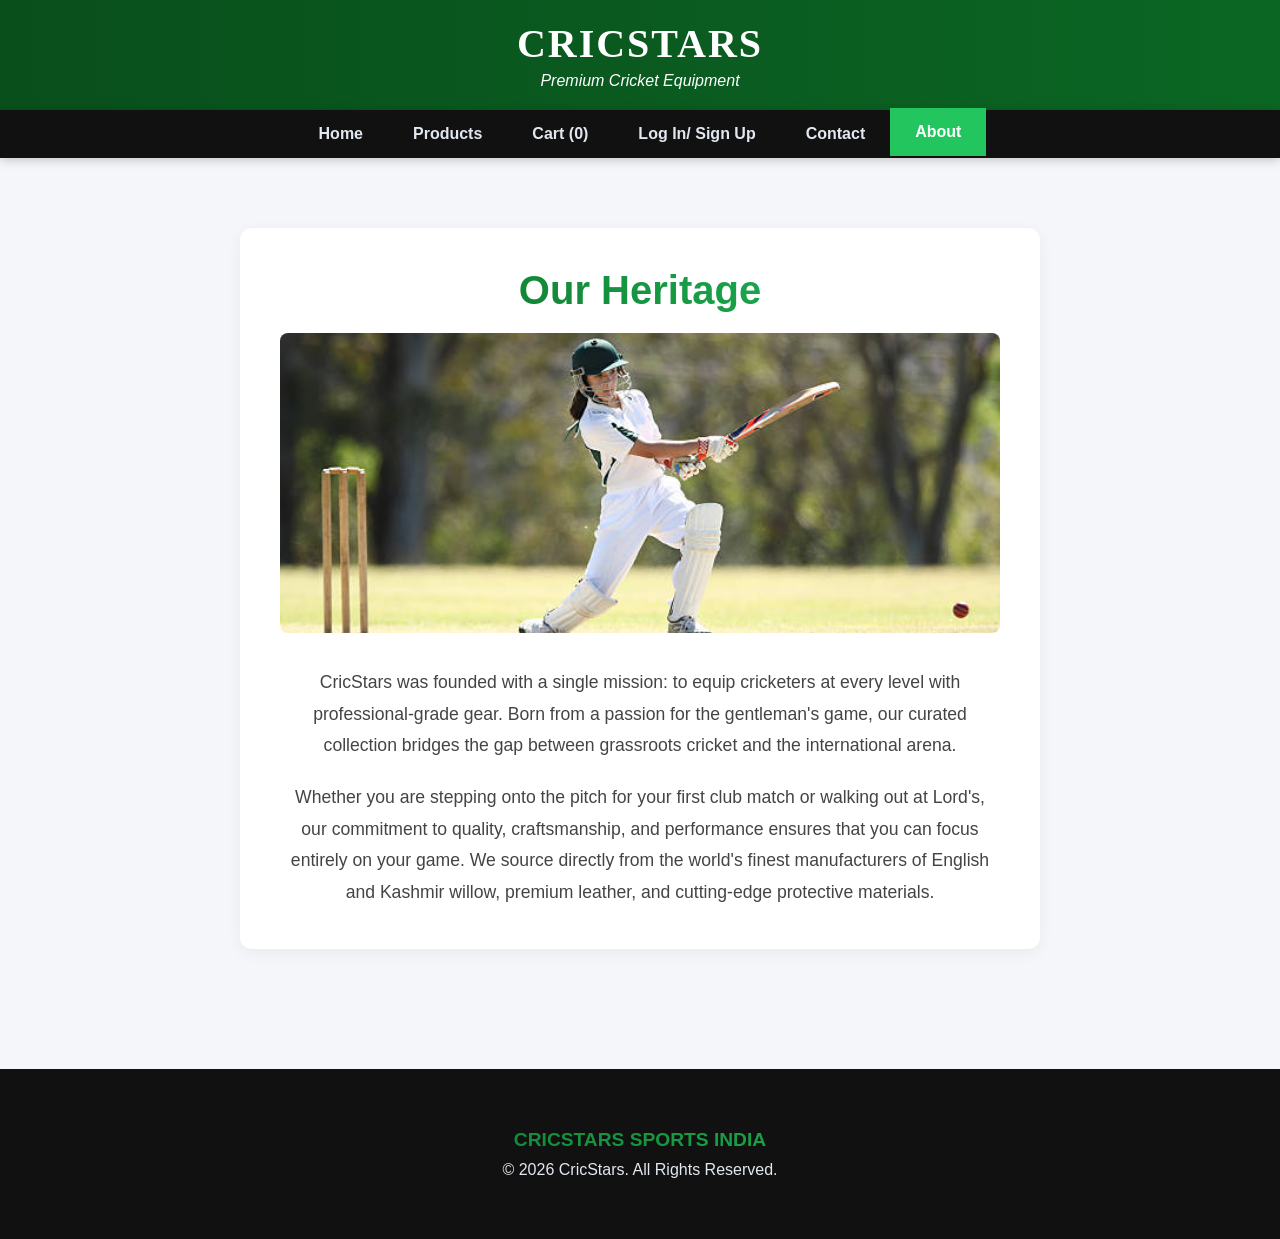
<file: about.html>
<!DOCTYPE html>
<html lang="en">
<head>
    <meta charset="UTF-8">
    <meta name="viewport" content="width=device-width, initial-scale=1.0">
    <title>About Us | CricStars Official</title>
    <link rel="stylesheet" href="css/style.css">
</head>
<body>
    <noscript> Apologies! Your does not support scripts. Kindly, enable JavaScript to proceed </noscript>
    <header>
        <h1 class="branding" style="font-family: Georgia, 'Times New Roman', Times, serif;">CRICSTARS</h1>
        <p class="sub-branding"><i>Premium Cricket Equipment</i></p>
    </header>
    <nav>
        <a href="index.html">Home</a>
        <a href="products.html">Products</a>
        <a href="cart.html">Cart</a>
        <a href="auth.html">Log In/ Sign Up</a>
        <a href="contact.html">Contact</a>
        <a href="about.html" class="active">About</a>
    </nav>
    <div class="container animate-pop">
        <div
            style="max-width: 800px; margin: 40px auto; background: white; padding: 40px; border-radius: 12px; box-shadow: 0 4px 15px rgba(0,0,0,0.05); text-align: center;">
            <h2 class="text-gradient" style="margin-bottom: 20px; font-size: 2.5rem;">Our Heritage</h2>
            <img src="assets/cric.jpg" alt="Cricket Stadium"
                style="width: 100%; height: 300px; object-fit: cover; border-radius: 8px; margin-bottom: 30px;">
            <p style="font-size: 1.1rem; line-height: 1.8; color: #444; margin-bottom: 20px;">
                CricStars was founded with a single mission: to equip cricketers at every level with professional-grade
                gear. Born from a passion for the gentleman's game, our curated collection bridges the gap between
                grassroots cricket and the international arena.
            </p>
            <p style="font-size: 1.1rem; line-height: 1.8; color: #444;">
                Whether you are stepping onto the pitch for your first club match or walking out at Lord's, our
                commitment to quality, craftsmanship, and performance ensures that you can focus entirely on your game.
                We source directly from the world's finest manufacturers of English and Kashmir willow, premium leather,
                and cutting-edge protective materials.
            </p>
        </div>
    </div>
    <footer>
        <div class="container">
            <p style="font-size: 1.2rem; font-weight: bold; margin-bottom: 10px;" class="text-gradient">CRICSTARS SPORTS
                INDIA</p>
            <p>&copy; 2026 CricStars. All Rights Reserved.</p>
        </div>
    </footer>
    <script src="js/main.js"></script>
</body>
</html>
</file>
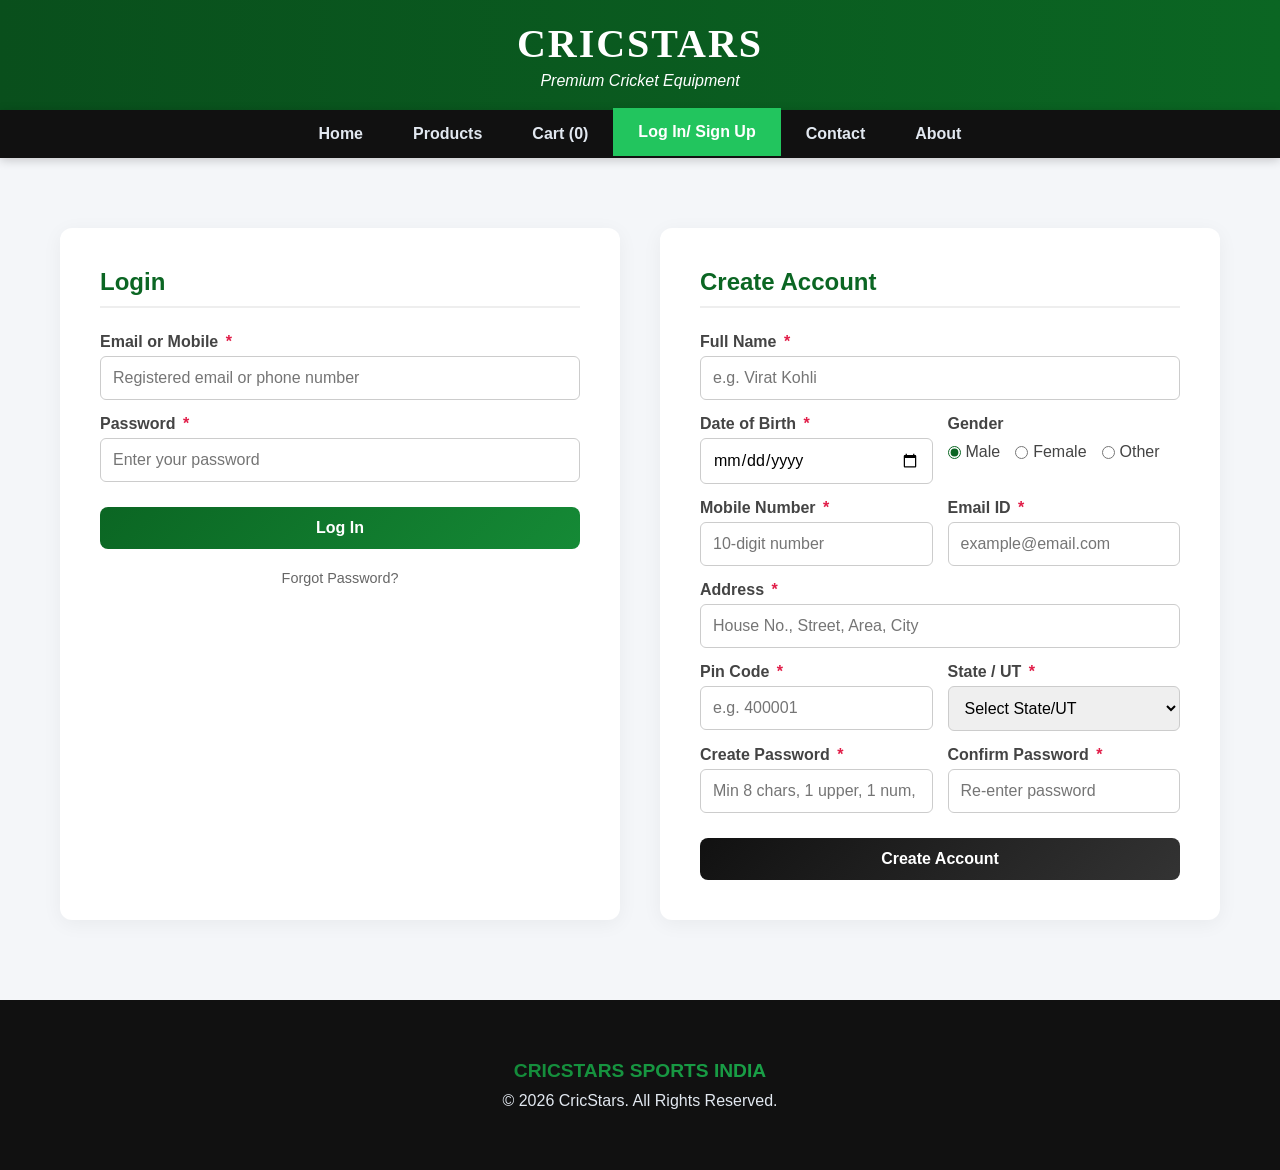
<file: auth.html>
<!DOCTYPE html>
<html lang="en">
<head>
    <meta charset="UTF-8">
    <meta name="viewport" content="width=device-width, initial-scale=1.0">
    <title>Account | CricStars Official</title>
    <link rel="stylesheet" href="css/style.css">
    <style>
        .auth-container {
            display: grid;
            grid-template-columns: 1fr 1fr;
            gap: 40px;
            margin-top: 40px;
        }
        .auth-panel {
            background: white;
            padding: 40px;
            border-radius: 12px;
            box-shadow: 0 4px 20px rgba(0,0,0,0.05);
        }
        .auth-panel h2 {
            margin-bottom: 25px;
            color: #0b6623;
            border-bottom: 2px solid #eee;
            padding-bottom: 10px;
        }
        .grid-2 { 
            display: grid; 
            grid-template-columns: 1fr 1fr; 
            gap: 15px; 
        }
        .radio-group {
            display: flex;
            gap: 15px;
            align-items: center;
            margin-top: 10px;
        }
        .radio-group label {
            font-weight: normal;
            display: flex;
            align-items: center;
            gap: 5px;
            cursor: pointer;
        }
        .radio-group input {
            width: auto;
            accent-color: #0b6623;
        }
        @media (max-width: 900px) {
            .auth-container {
                grid-template-columns: 1fr;
            }
            .grid-2 {
                grid-template-columns: 1fr;
            }
        }
    </style>
</head>
<body>
    <noscript> Apologies! Your does not support scripts. Kindly, enable JavaScript to proceed </noscript>
    <header>
        <h1 class="branding" style="font-family: Georgia, 'Times New Roman', Times, serif;">CRICSTARS</h1>
        <p class="sub-branding"><i>Premium Cricket Equipment</i></p>
    </header>
    <nav>
        <a href="index.html">Home</a>
        <a href="products.html">Products</a>
        <a href="cart.html">Cart</a>
        <a href="auth.html" class="active">Log In/ Sign Up</a>
        <a href="contact.html">Contact</a>
        <a href="about.html">About</a>
    </nav>
    <div class="container animate-pop">
        <div class="auth-container">
            <div class="auth-panel">
                <h2>Login</h2>
                <form id="loginForm">
                    <div class="form-group">
                        <label>Email or Mobile <span class="req">*</span></label>
                        <input type="text" id="loginId" placeholder="Registered email or phone number">
                        <span class="error-msg" id="loginIdError">Enter registered email or mobile to login.</span>
                    </div>
                    <div class="form-group">
                        <label>Password <span class="req">*</span></label>
                        <input type="password" id="loginPass" placeholder="Enter your password">
                        <span class="error-msg" id="loginPassError">Password is required.</span>
                    </div>
                    <button type="submit" class="btn" style="width: 100%; margin-top: 10px;">Log In</button>
                    <div style="text-align: center; margin-top: 20px;">
                        <a href="#" style="color: #666; font-size: 0.9rem; text-decoration: none;" onclick="alert('Password reset link sent to your email/phone!')">Forgot Password?</a>
                    </div>
                </form>
            </div>
            <div class="auth-panel">
                <h2>Create Account</h2>
                <form id="registerForm">
                    <div class="form-group">
                        <label>Full Name <span class="req">*</span></label>
                        <input type="text" id="regName" placeholder="e.g. Virat Kohli">
                        <span class="error-msg" id="regNameError">Name cannot contain special characters.</span>
                    </div>
                    <div class="grid-2">
                        <div class="form-group">
                            <label>Date of Birth <span class="req">*</span></label>
                            <input type="date" id="regDob">
                            <span class="error-msg" id="regDobError">DOB is required.</span>
                        </div>
                        <div class="form-group">
                            <label>Gender</label>
                            <div class="radio-group">
                                <label><input type="radio" name="gender" value="Male" checked> Male</label>
                                <label><input type="radio" name="gender" value="Female"> Female</label>
                                <label><input type="radio" name="gender" value="Other"> Other</label>
                            </div>
                        </div>
                    </div>
                    <div class="grid-2">
                        <div class="form-group">
                            <label>Mobile Number <span class="req">*</span></label>
                            <input type="text" id="regMobile" placeholder="10-digit number">
                            <span class="error-msg" id="regMobileError">Strictly 10 digits required.</span>
                        </div>
                        <div class="form-group">
                            <label>Email ID <span class="req">*</span></label>
                            <input type="email" id="regEmail" placeholder="example@email.com">
                            <span class="error-msg" id="regEmailError">Enter a valid email address.</span>
                        </div>
                    </div>
                    <div class="form-group">
                        <label>Address <span class="req">*</span></label>
                        <input type="text" id="regAddress" placeholder="House No., Street, Area, City">
                        <span class="error-msg" id="regAddressError">Address is required.</span>
                    </div>
                    <div class="grid-2">
                        <div class="form-group">
                            <label>Pin Code <span class="req">*</span></label>
                            <input type="text" id="regPin" placeholder="e.g. 400001">
                            <span class="error-msg" id="regPinError">Valid Pin Code required.</span>
                        </div>
                        <div class="form-group">
                            <label>State / UT <span class="req">*</span></label>
                            <select id="regState">
                                <option value="">Select State/UT</option>
                                <option value="Andhra Pradesh">Andhra Pradesh</option>
                                <option value="Arunachal Pradesh">Arunachal Pradesh</option>
                                <option value="Assam">Assam</option>
                                <option value="Bihar">Bihar</option>
                                <option value="Chhattisgarh">Chhattisgarh</option>
                                <option value="Goa">Goa</option>
                                <option value="Gujarat">Gujarat</option>
                                <option value="Haryana">Haryana</option>
                                <option value="Himachal Pradesh">Himachal Pradesh</option>
                                <option value="Jharkhand">Jharkhand</option>
                                <option value="Karnataka">Karnataka</option>
                                <option value="Kerala">Kerala</option>
                                <option value="Madhya Pradesh">Madhya Pradesh</option>
                                <option value="Maharashtra">Maharashtra</option>
                                <option value="Manipur">Manipur</option>
                                <option value="Meghalaya">Meghalaya</option>
                                <option value="Mizoram">Mizoram</option>
                                <option value="Nagaland">Nagaland</option>
                                <option value="Odisha">Odisha</option>
                                <option value="Punjab">Punjab</option>
                                <option value="Rajasthan">Rajasthan</option>
                                <option value="Sikkim">Sikkim</option>
                                <option value="Tamil Nadu">Tamil Nadu</option>
                                <option value="Telangana">Telangana</option>
                                <option value="Tripura">Tripura</option>
                                <option value="Uttar Pradesh">Uttar Pradesh</option>
                                <option value="Uttarakhand">Uttarakhand</option>
                                <option value="West Bengal">West Bengal</option>
                                <option value="Andaman and Nicobar Islands">Andaman and Nicobar Islands</option>
                                <option value="Chandigarh">Chandigarh</option>
                                <option value="Dadra and Nagar Haveli and Daman and Diu">Dadra and Nagar Haveli and Daman and Diu</option>
                                <option value="Delhi">Delhi</option>
                                <option value="Jammu and Kashmir">Jammu and Kashmir</option>
                                <option value="Ladakh">Ladakh</option>
                                <option value="Lakshadweep">Lakshadweep</option>
                                <option value="Puducherry">Puducherry</option>
                            </select>
                            <span class="error-msg" id="regStateError">Please select a State/UT.</span>
                        </div>
                    </div>
                    <div class="grid-2">
                        <div class="form-group">
                            <label>Create Password <span class="req">*</span></label>
                            <input type="password" id="regPass" placeholder="Min 8 chars, 1 upper, 1 num, 1 special">
                            <span class="error-msg" id="regPassError">At least 8 chars, 1 uppercase, 1 number, 1 special char.</span>
                        </div>
                        <div class="form-group">
                            <label>Confirm Password <span class="req">*</span></label>
                            <input type="password" id="regConfirm" placeholder="Re-enter password">
                            <span class="error-msg" id="regConfirmError">Passwords do not match.</span>
                        </div>
                    </div>
                    <button type="submit" class="btn btn-secondary" style="width: 100%; margin-top: 10px;">Create Account</button>
                    <p id="regGlobalError" class="error-msg" style="text-align:center; font-weight:bold; margin-top:15px;"></p>
                </form>
            </div>
        </div>
    </div>
    <footer>
        <div class="container">
            <p style="font-size: 1.2rem; font-weight: bold; margin-bottom: 10px;" class="text-gradient">CRICSTARS SPORTS INDIA</p>
            <p>&copy; 2026 CricStars. All Rights Reserved.</p>
        </div>
    </footer>
    <script src="js/validation.js"></script>
    <script src="js/cart.js"></script>
    <script src="js/main.js"></script>
</body>
</html>
</file>
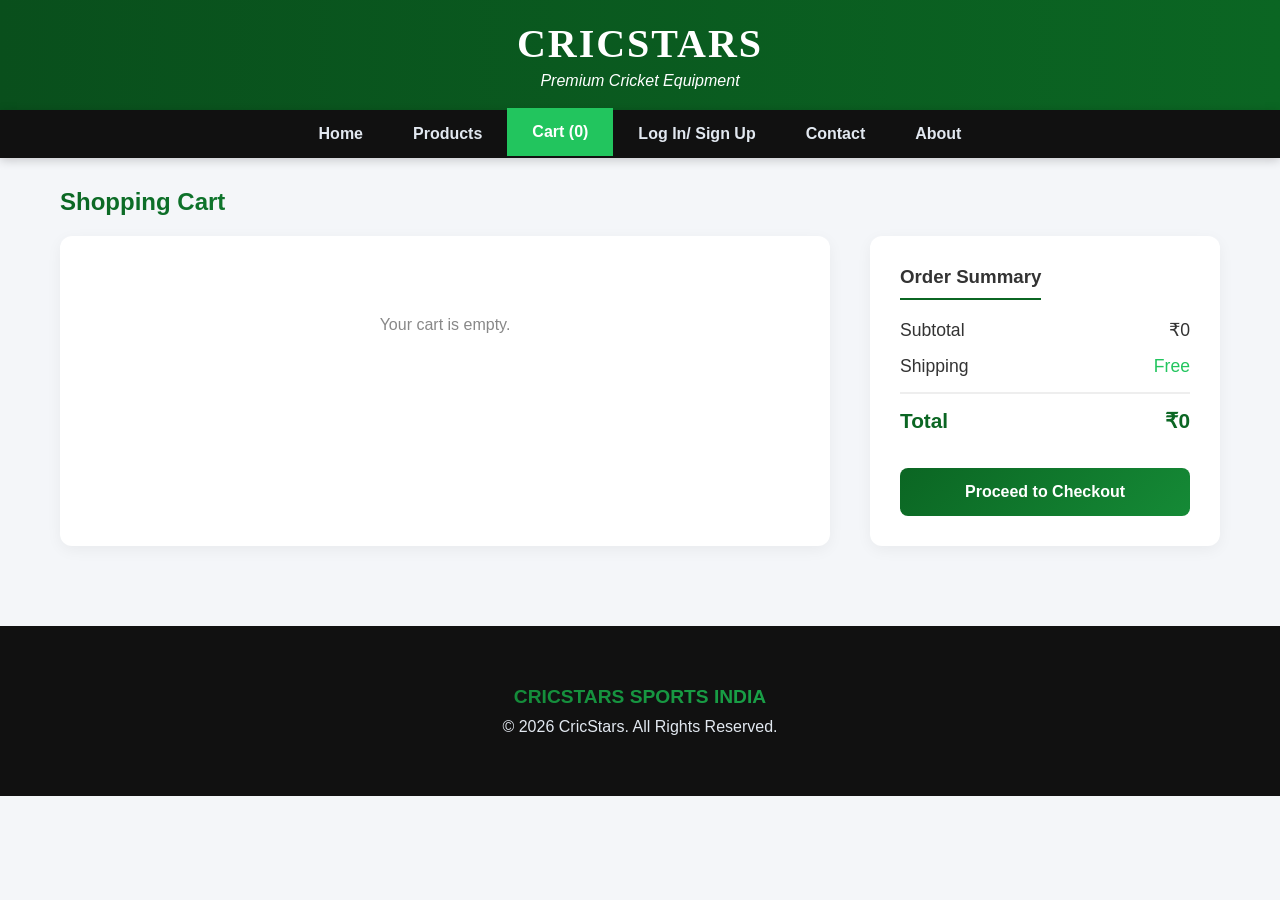
<file: cart.html>
<!DOCTYPE html>
<html lang="en">
<head>
    <meta charset="UTF-8">
    <meta name="viewport" content="width=device-width, initial-scale=1.0">
    <title>Your Cart | CricStars Official</title>
    <link rel="stylesheet" href="css/style.css">
    <style>
        .cart-container {
            display: grid;
            grid-template-columns: 1fr 350px;
            gap: 40px;
            margin-top: 20px;
        }
        .cart-items {
            background: white;
            padding: 30px;
            border-radius: 12px;
            box-shadow: 0 4px 15px rgba(0,0,0,0.05);
        }
        .cart-summary {
            background: white;
            padding: 30px;
            border-radius: 12px;
            box-shadow: 0 4px 15px rgba(0,0,0,0.05);
            height: fit-content;
        }
        .summary-row {
            display: flex;
            justify-content: space-between;
            margin-bottom: 15px;
            font-size: 1.1rem;
        }
        .total-row {
            font-size: 1.3rem;
            font-weight: bold;
            color: #0b6623;
            border-top: 2px solid #eee;
            padding-top: 15px;
            margin-top: 15px;
        }
        @media (max-width: 900px) {
            .cart-container {
                grid-template-columns: 1fr;
            }
        }
    </style>
</head>
<body>
    <noscript> Apologies! Your does not support scripts. Kindly, enable JavaScript to proceed </noscript>
    <header>
        <h1 class="branding" style="font-family: Georgia, 'Times New Roman', Times, serif;">CRICSTARS</h1>
        <p class="sub-branding"><i>Premium Cricket Equipment</i></p>
    </header>
    <nav>
        <a href="index.html">Home</a>
        <a href="products.html">Products</a>
        <a href="cart.html" class="active">Cart</a>
        <a href="auth.html">Log In/ Sign Up</a>
        <a href="contact.html">Contact</a>
        <a href="about.html">About</a>
    </nav>
    <div class="container animate-pop">
        <h2 style="margin-bottom: 20px;" class="text-gradient">Shopping Cart</h2>
        <div class="cart-container">
            <div class="cart-items" id="cartItems">
            </div>
            <div class="cart-summary">
                <h3 style="margin-bottom: 20px; border-bottom: 2px solid #0b6623; padding-bottom: 10px; display: inline-block;">Order Summary</h3>
                <div class="summary-row">
                    <span>Subtotal</span>
                    <span id="subtotal">₹0</span>
                </div>
                <div class="summary-row">
                    <span>Shipping</span>
                    <span style="color: #22c55e;">Free</span>
                </div>
                <div class="summary-row total-row">
                    <span>Total</span>
                    <span id="total">₹0</span>
                </div>
                <button class="btn" style="width: 100%; margin-top: 20px; padding: 15px;" onclick="alert('Proceeding to checkout...')">Proceed to Checkout</button>
            </div>
        </div>
    </div>
    <footer>
        <div class="container">
            <p style="font-size: 1.2rem; font-weight: bold; margin-bottom: 10px;" class="text-gradient">CRICSTARS SPORTS INDIA</p>
            <p>&copy; 2026 CricStars. All Rights Reserved.</p>
        </div>
    </footer>
    <script src="js/products.js"></script>
    <script src="js/cart.js"></script>
    <script src="js/main.js"></script>
</body>
</html>
</file>
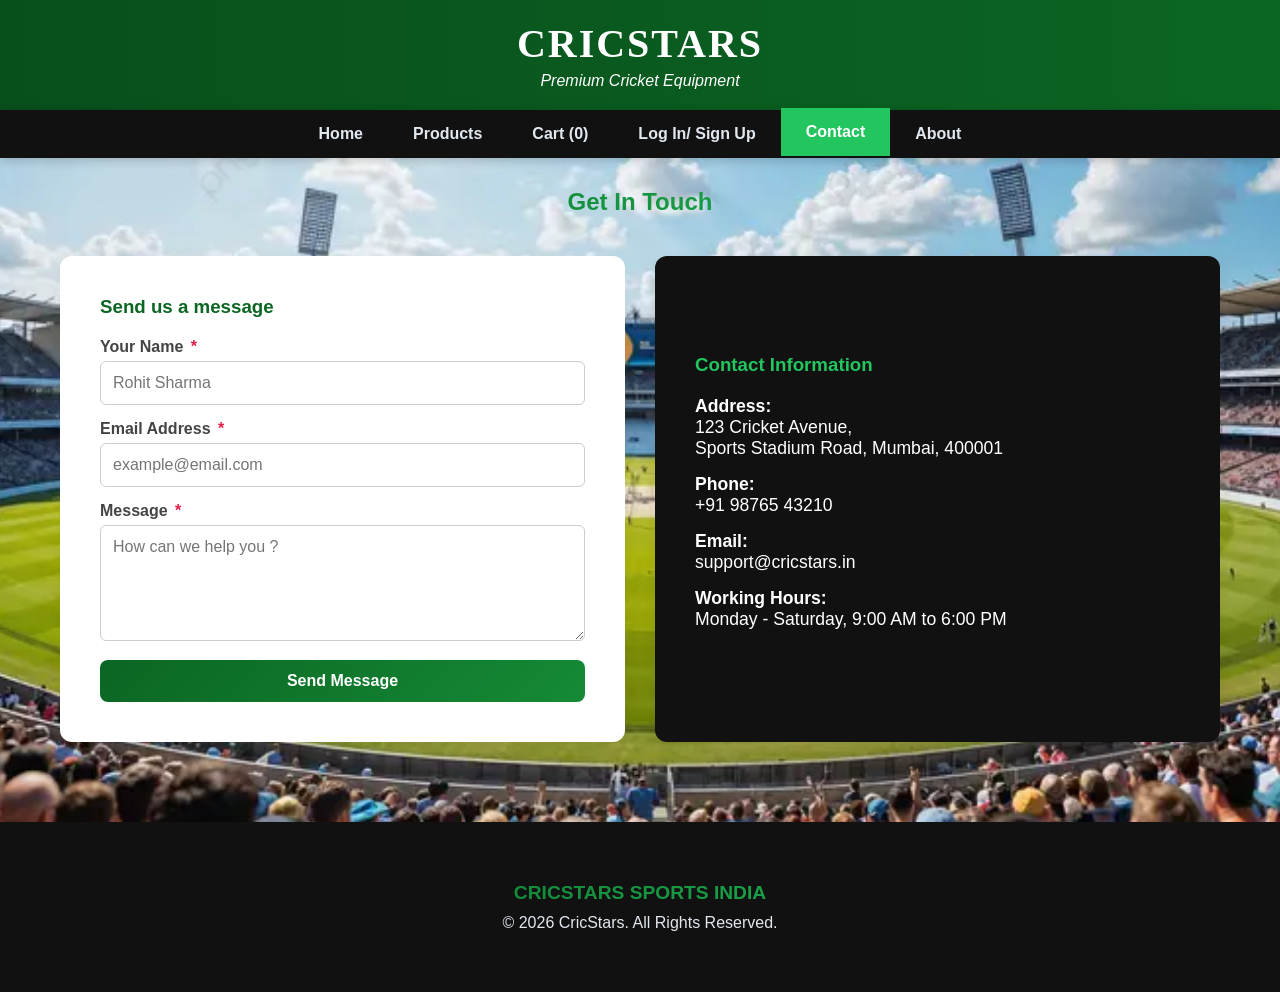
<file: contact.html>
<!DOCTYPE html>
<html lang="en">
<head>
    <meta charset="UTF-8">
    <meta name="viewport" content="width=device-width, initial-scale=1.0">
    <title>Contact | CricStars Official</title>
    <link rel="stylesheet" href="css/style.css">
</head>
<body>
    <noscript> Apologies! Your does not support scripts. Kindly, enable JavaScript to proceed </noscript>
    <header>
        <h1 class="branding" style="font-family: Georgia, 'Times New Roman', Times, serif;">CRICSTARS</h1>
        <p class="sub-branding"><i>Premium Cricket Equipment</i></p>
    </header>
    <nav>
        <a href="index.html">Home</a>
        <a href="products.html">Products</a>
        <a href="cart.html">Cart</a>
        <a href="auth.html">Log In/ Sign Up</a>
        <a href="contact.html" class="active">Contact</a>
        <a href="about.html">About</a>
    </nav>
    <div
        style="position: fixed; top: 0; left: 0; width: 100%; height: 100%; background: url('assets/stadium.jpg') center/cover no-repeat; z-index: -2;">
    </div>
    <div class="container animate-pop">
        <h2 style="text-align: center; margin-bottom: 40px; color: rgb(0, 255, 106);" class="text-gradient">Get In Touch
        </h2>
        <div class="grid-2">
            <div
                style="background: white; padding: 40px; border-radius: 12px; box-shadow: 0 4px 15px rgba(0,0,0,0.05);">
                <h3 style="margin-bottom: 20px; color: #0b6623;">Send us a message</h3>
                <form id="contactForm">
                    <div class="form-group">
                        <label>Your Name <span class="req">*</span></label>
                        <input type="text" id="name" placeholder="Rohit Sharma" required>
                    </div>
                    <div class="form-group">
                        <label>Email Address <span class="req">*</span></label>
                        <input type="email" id="email" placeholder="example@email.com" required>
                    </div>
                    <div class="form-group">
                        <label>Message <span class="req">*</span></label>
                        <textarea id="message" rows="5" placeholder="How can we help you ?" required></textarea>
                    </div>
                    <button type="submit" class="btn" style="width: 100%;">Send Message</button>
                </form>
            </div>
            <div
                style="background: #111; color: white; padding: 40px; border-radius: 12px; box-shadow: 0 4px 15px rgba(0,0,0,0.05); display: flex; flex-direction: column; justify-content: center;">
                <h3 style="margin-bottom: 20px; color: #22c55e;">Contact Information</h3>
                <p style="margin-bottom: 15px; font-size: 1.1rem;"><strong>Address:</strong><br> 123 Cricket Avenue,
                    <br>Sports Stadium Road, Mumbai, 400001
                </p>
                <p style="margin-bottom: 15px; font-size: 1.1rem;"><strong>Phone:</strong><br> +91 98765 43210</p>
                <p style="margin-bottom: 15px; font-size: 1.1rem;"><strong>Email:</strong><br> support@cricstars.in</p>
                <p style="margin-bottom: 15px; font-size: 1.1rem;"><strong>Working Hours:</strong><br> Monday -
                    Saturday, 9:00 AM to 6:00 PM</p>
            </div>
        </div>
    </div>
    <footer>
        <div class="container">
            <p style="font-size: 1.2rem; font-weight: bold; margin-bottom: 10px;" class="text-gradient">CRICSTARS SPORTS
                INDIA</p>
            <p>&copy; 2026 CricStars. All Rights Reserved.</p>
        </div>
    </footer>
    <script src="js/main.js"></script>
</body>
</html>
</file>
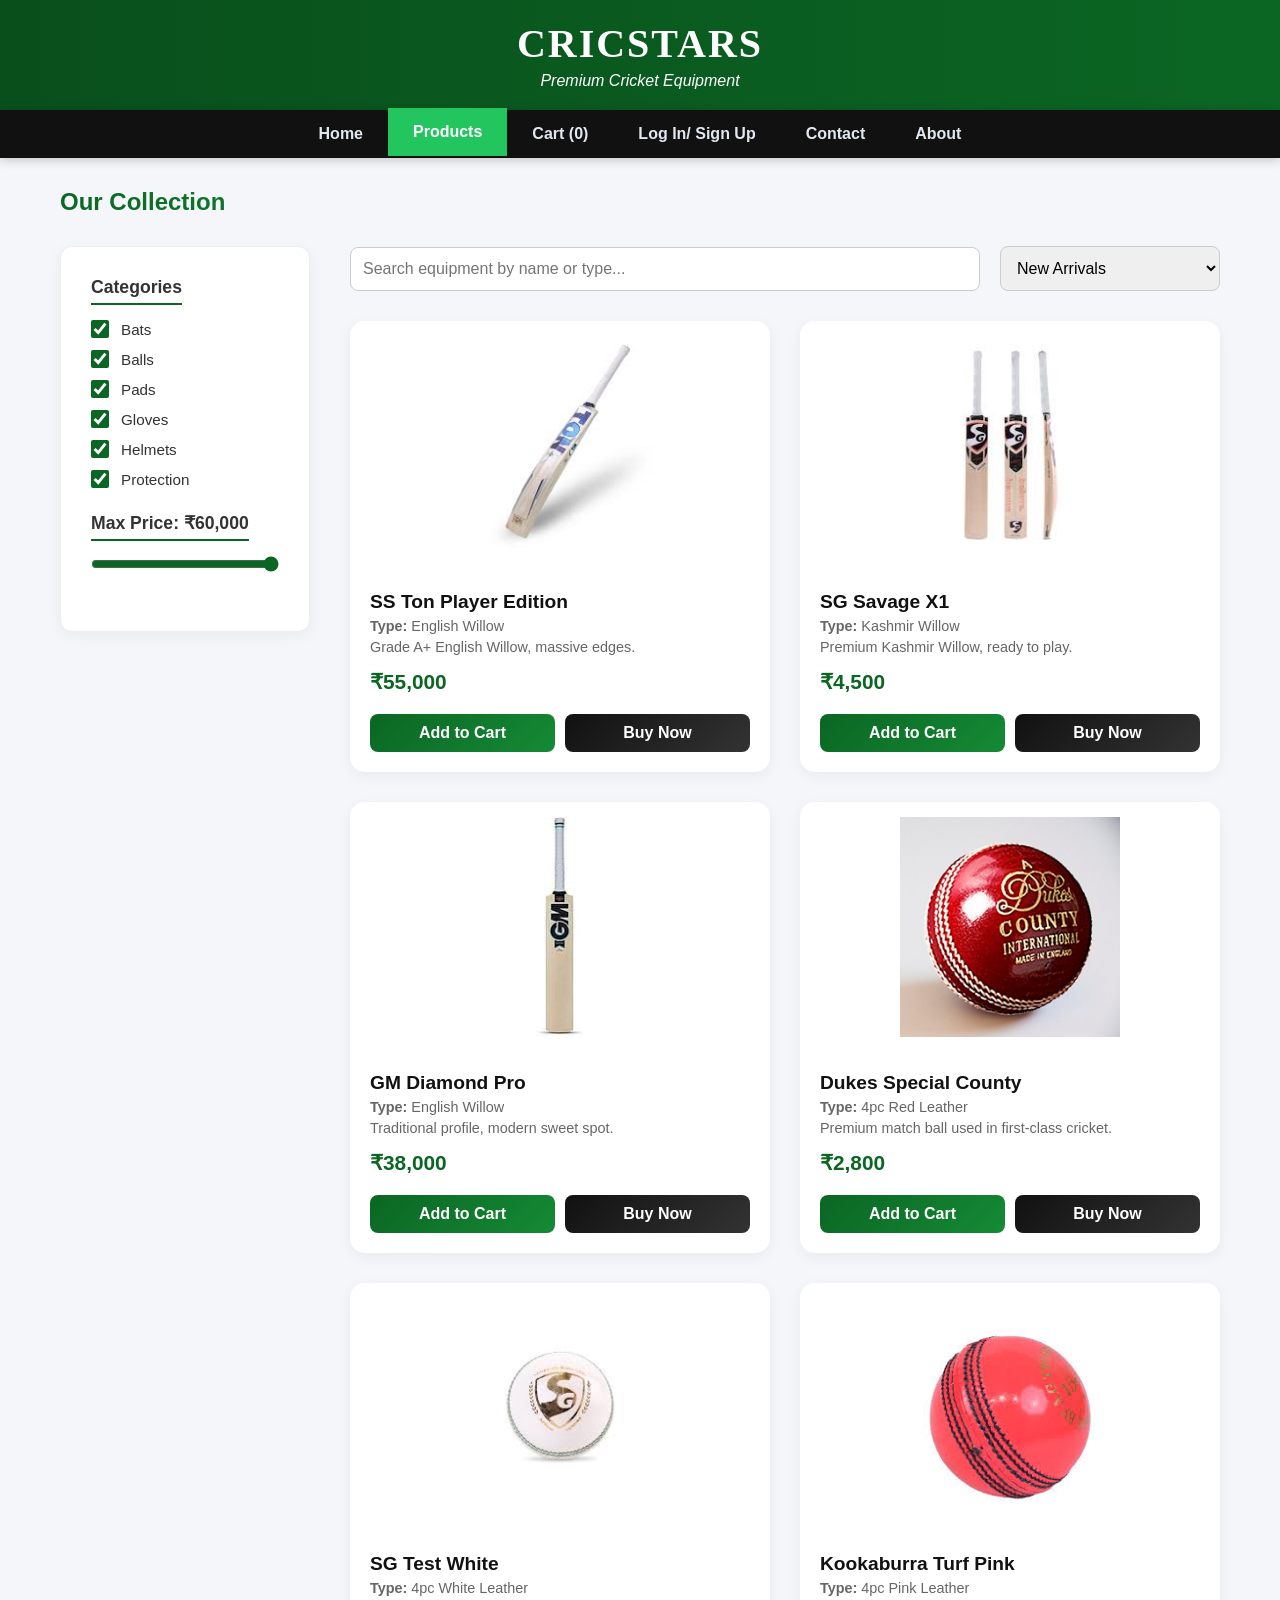
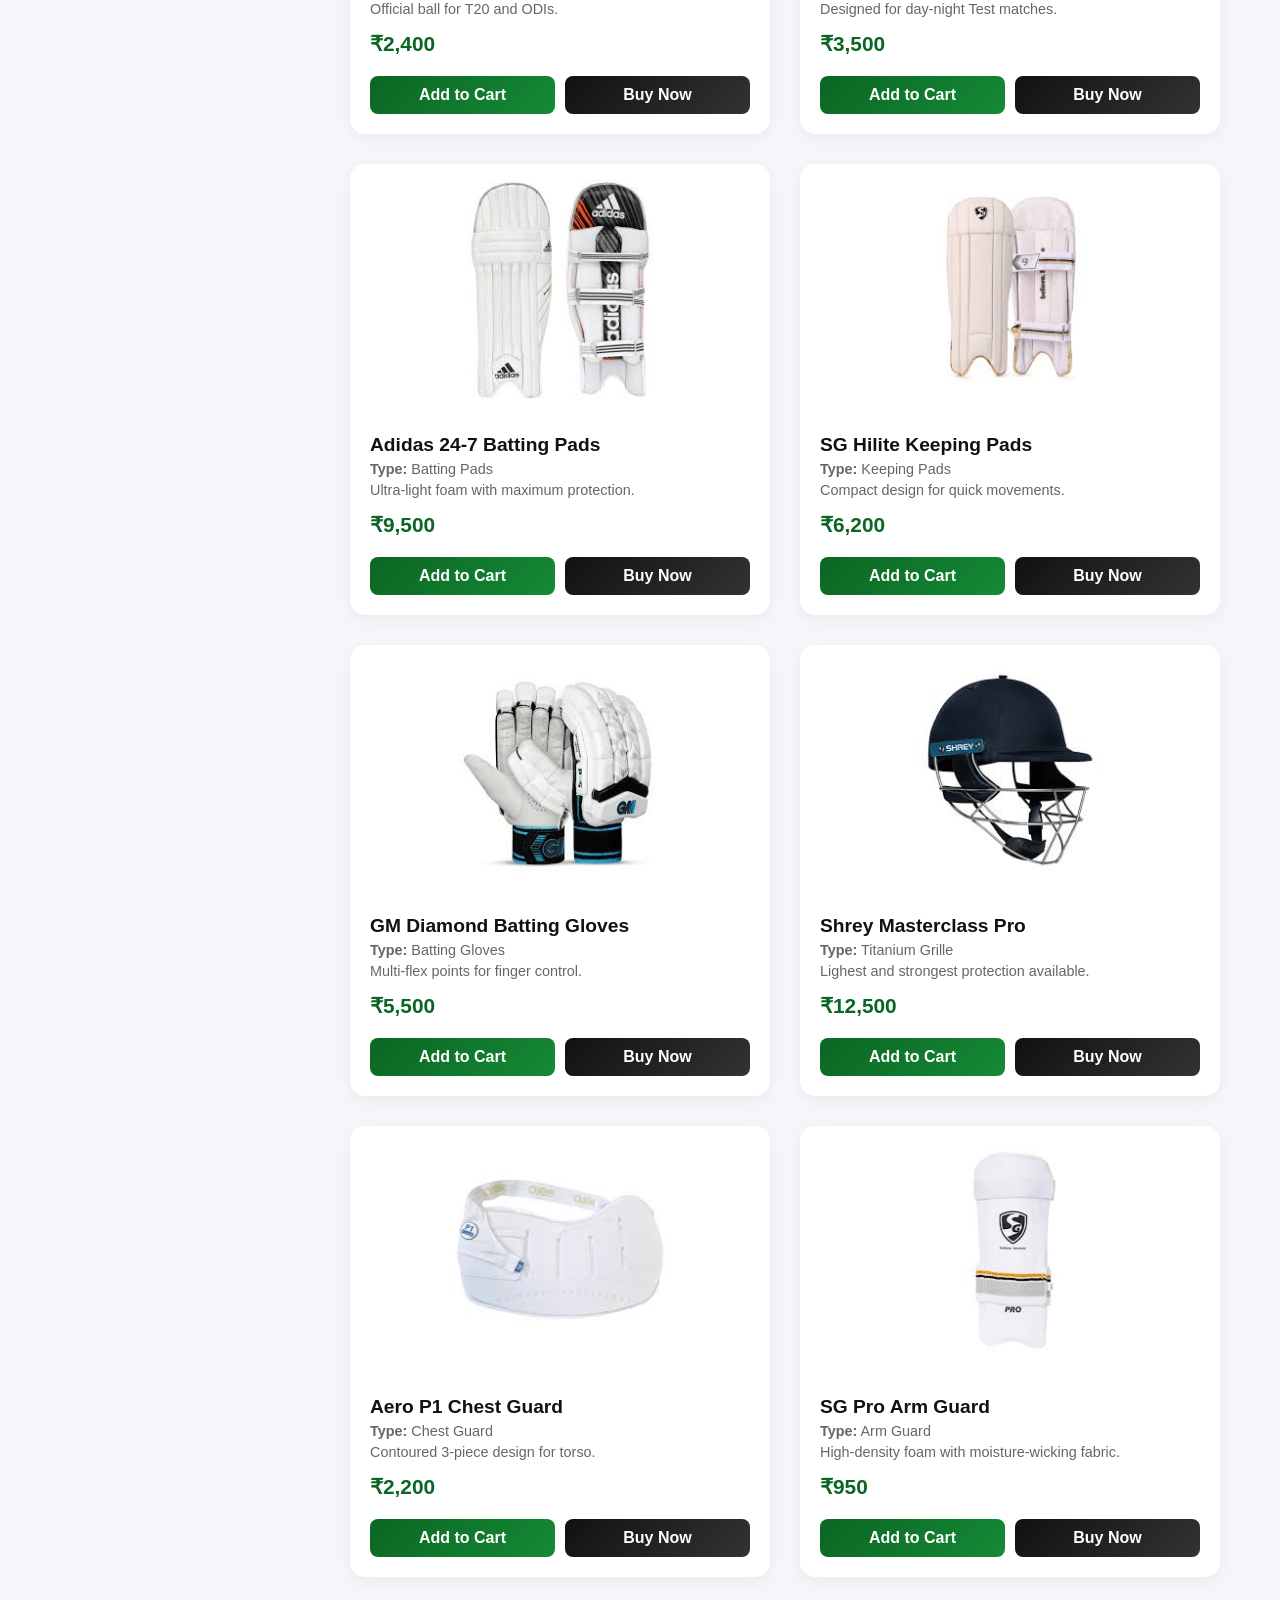
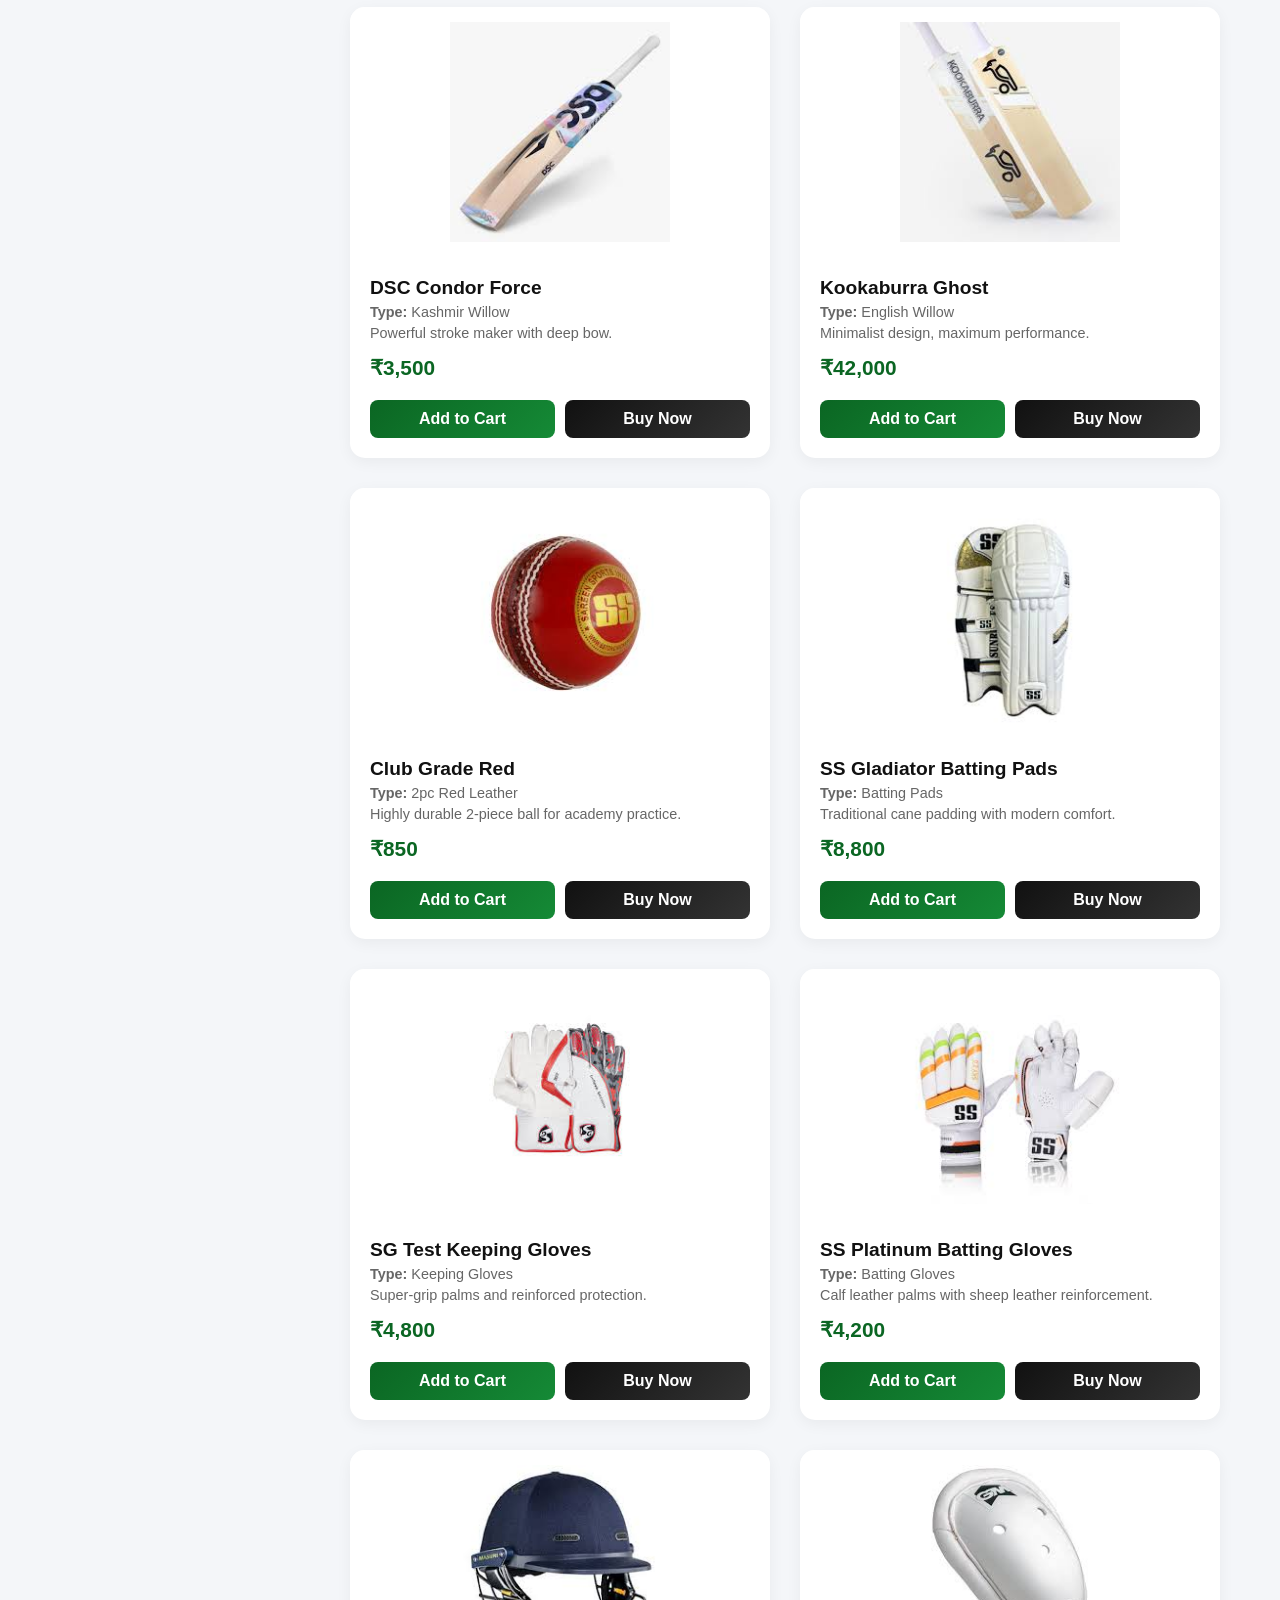
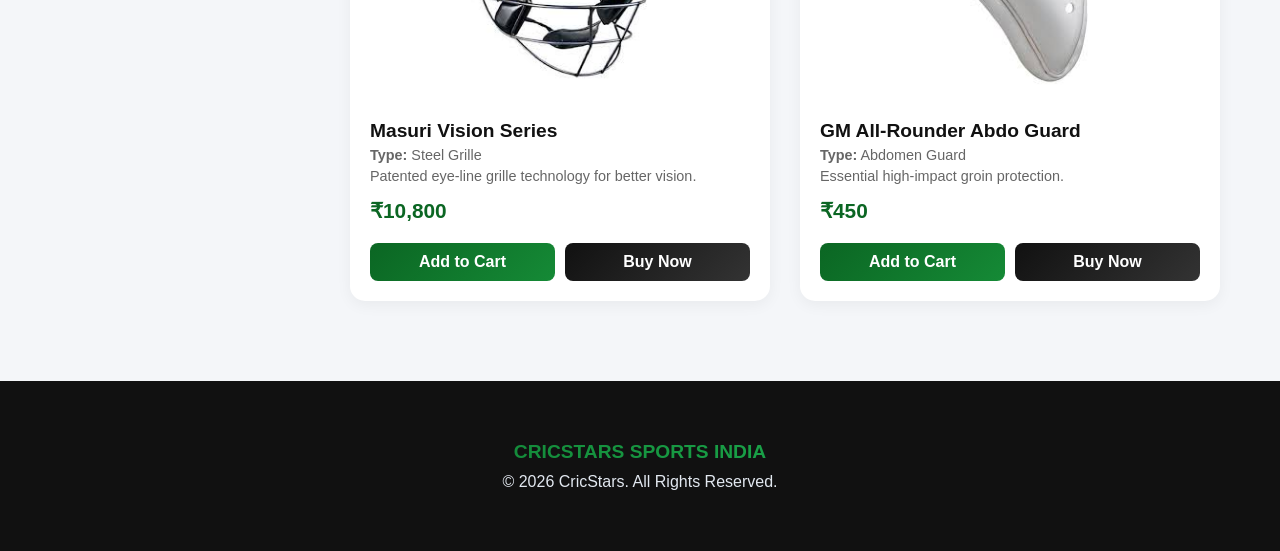
<file: products.html>
<!DOCTYPE html>
<html lang="en">
<head>
    <meta charset="UTF-8">
    <meta name="viewport" content="width=device-width, initial-scale=1.0">
    <title>Products | CricStars Official</title>
    <link rel="stylesheet" href="css/style.css">
    <style>
        .shop-layout {
            display: grid;
            grid-template-columns: 250px 1fr;
            gap: 40px;
        }
        .sidebar {
            background: white;
            padding: 30px;
            border-radius: 12px;
            border: 1px solid #eee;
            box-shadow: 0 4px 15px rgba(0, 0, 0, 0.05);
            height: fit-content;
        }
        .filter-group {
            margin-bottom: 25px;
        }
        .filter-group h4 {
            margin-bottom: 15px;
            border-bottom: 2px solid #0b6623;
            display: inline-block;
            padding-bottom: 5px;
            font-size: 1.1rem;
        }
        .filter-option {
            margin-bottom: 12px;
            cursor: pointer;
            display: flex;
            align-items: center;
            gap: 12px;
            font-size: 0.95rem;
        }
        .filter-option:hover {
            color: #0b6623;
        }
        .filter-option input {
            width: 18px;
            height: 18px;
            cursor: pointer;
            accent-color: #0b6623;
        }
        .filter-group select {
            width: 100%;
            padding: 12px;
            border: 1px solid #ddd;
            border-radius: 8px;
            font-size: 0.9rem;
            cursor: pointer;
            background-color: #fafafa;
        }
        @media (max-width: 900px) {
            .shop-layout {
                grid-template-columns: 1fr;
            }
        }
    </style>
</head>
<body>
    <noscript> Apologies! Your does not support scripts. Kindly, enable JavaScript to proceed </noscript>
    <header>
        <h1 class="branding" style="font-family: Georgia, 'Times New Roman', Times, serif;">CricStars</h1>
        <p class="sub-branding"><i>Premium Cricket Equipment</i></p>
    </header>
    <nav>
        <a href="index.html">Home</a>
        <a href="products.html" class="active">Products</a>
        <a href="cart.html">Cart</a>
        <a href="auth.html">Log In/ Sign Up</a>
        <a href="contact.html">Contact</a>
        <a href="about.html">About</a>
    </nav>
    <div class="container animate-pop">
        <h2 style="margin-bottom: 30px;" class="text-gradient">Our Collection</h2>
        <div class="shop-layout">
            <aside class="sidebar">
                <div class="filter-group">
                    <h4>Categories</h4>
                    <label class="filter-option"><input type="checkbox" value="Bats" checked> <span>Bats</span></label>
                    <label class="filter-option"><input type="checkbox" value="Balls" checked>
                        <span>Balls</span></label>
                    <label class="filter-option"><input type="checkbox" value="Pads" checked> <span>Pads</span></label>
                    <label class="filter-option"><input type="checkbox" value="Gloves" checked>
                        <span>Gloves</span></label>
                    <label class="filter-option"><input type="checkbox" value="Helmets" checked>
                        <span>Helmets</span></label>
                    <label class="filter-option"><input type="checkbox" value="Protection" checked>
                        <span>Protection</span></label>
                </div>
                <div class="filter-group">
                    <h4>Max Price: <span id="priceValue">₹60,000</span></h4>
                    <input type="range" id="priceRange" min="0" max="60000" step="500" value="60000" style="width: 100%; accent-color: #0b6623; cursor: pointer;">
                </div>
            </aside>
            <main>
                <div
                    style="display: flex; justify-content: space-between; align-items: center; margin-bottom: 30px; gap: 20px; flex-wrap: wrap;">
                    <input type="text" id="searchInput" placeholder="Search equipment by name or type..."
                        style="flex: 1; padding: 12px; border-radius: 8px; border: 1px solid #ccc; font-size:1rem; outline:none;">
                    <select id="sortSelect"
                        style="width: 220px; padding: 12px; border-radius: 8px; border: 1px solid #ccc; font-size:1rem; cursor:pointer;">
                        <option value="newest">New Arrivals</option>
                        <option value="low">Price: Low to High</option>
                        <option value="high">Price: High to Low</option>
                    </select>
                </div>
                <div class="product-grid" id="productGrid">
                    <div class="product-card animate-pop" data-category="Bats" data-price="55000">
                        <img src="assets/sston.jpg" alt="SS Ton Player Edition">
                        <div class="product-info">
                            <h3 class="product-name">SS Ton Player Edition</h3>
                            <p class="product-type" style="margin-bottom: 5px;"><strong>Type:</strong> English Willow
                            </p>
                            <p class="product-desc">Grade A+ English Willow, massive edges.</p>
                            <div class="product-price">₹55,000</div>
                            <div class="card-actions">
                                <button class="btn" style="flex: 1; padding: 10px;" onclick="addToCart(1)">Add to
                                    Cart</button>
                                <button class="btn btn-secondary" style="flex: 1; padding: 10px;"
                                    onclick="alert('Proceeding to checkout...')">Buy Now</button>
                            </div>
                        </div>
                    </div>
                    <div class="product-card animate-pop" data-category="Bats" data-price="4500">
                        <img src="assets/sgsavage.jpg" alt="SG Savage X1">
                        <div class="product-info">
                            <h3 class="product-name">SG Savage X1</h3>
                            <p class="product-type" style="margin-bottom: 5px;"><strong>Type:</strong> Kashmir Willow
                            </p>
                            <p class="product-desc">Premium Kashmir Willow, ready to play.</p>
                            <div class="product-price">₹4,500</div>
                            <div class="card-actions">
                                <button class="btn" style="flex: 1; padding: 10px;" onclick="addToCart(2)">Add to
                                    Cart</button>
                                <button class="btn btn-secondary" style="flex: 1; padding: 10px;"
                                    onclick="alert('Proceeding to checkout...')">Buy Now</button>
                            </div>
                        </div>
                    </div>
                    <div class="product-card animate-pop" data-category="Bats" data-price="38000">
                        <img src="assets/gmdiamond.jpg" alt="GM Diamond Pro">
                        <div class="product-info">
                            <h3 class="product-name">GM Diamond Pro</h3>
                            <p class="product-type" style="margin-bottom: 5px;"><strong>Type:</strong> English Willow
                            </p>
                            <p class="product-desc">Traditional profile, modern sweet spot.</p>
                            <div class="product-price">₹38,000</div>
                            <div class="card-actions">
                                <button class="btn" style="flex: 1; padding: 10px;" onclick="addToCart(3)">Add to
                                    Cart</button>
                                <button class="btn btn-secondary" style="flex: 1; padding: 10px;"
                                    onclick="alert('Proceeding to checkout...')">Buy Now</button>
                            </div>
                        </div>
                    </div>
                    <div class="product-card animate-pop" data-category="Balls" data-price="2800">
                        <img src="assets/dukestop.jpg" alt="Dukes Special County">
                        <div class="product-info">
                            <h3 class="product-name">Dukes Special County</h3>
                            <p class="product-type" style="margin-bottom: 5px;"><strong>Type:</strong> 4pc Red Leather
                            </p>
                            <p class="product-desc">Premium match ball used in first-class cricket.</p>
                            <div class="product-price">₹2,800</div>
                            <div class="card-actions">
                                <button class="btn" style="flex: 1; padding: 10px;" onclick="addToCart(7)">Add to
                                    Cart</button>
                                <button class="btn btn-secondary" style="flex: 1; padding: 10px;"
                                    onclick="alert('Proceeding to checkout...')">Buy Now</button>
                            </div>
                        </div>
                    </div>
                    <div class="product-card animate-pop" data-category="Balls" data-price="2400">
                        <img src="assets/sgball.jpg" alt="SG Test White">
                        <div class="product-info">
                            <h3 class="product-name">SG Test White</h3>
                            <p class="product-type" style="margin-bottom: 5px;"><strong>Type:</strong> 4pc White Leather
                            </p>
                            <p class="product-desc">Official ball for T20 and ODIs.</p>
                            <div class="product-price">₹2,400</div>
                            <div class="card-actions">
                                <button class="btn" style="flex: 1; padding: 10px;" onclick="addToCart(8)">Add to
                                    Cart</button>
                                <button class="btn btn-secondary" style="flex: 1; padding: 10px;"
                                    onclick="alert('Proceeding to checkout...')">Buy Now</button>
                            </div>
                        </div>
                    </div>
                    <div class="product-card animate-pop" data-category="Balls" data-price="3500">
                        <img src="assets/kookaburrapinkball.jpg" alt="Kookaburra Turf Pink">
                        <div class="product-info">
                            <h3 class="product-name">Kookaburra Turf Pink</h3>
                            <p class="product-type" style="margin-bottom: 5px;"><strong>Type:</strong> 4pc Pink Leather
                            </p>
                            <p class="product-desc">Designed for day-night Test matches.</p>
                            <div class="product-price">₹3,500</div>
                            <div class="card-actions">
                                <button class="btn" style="flex: 1; padding: 10px;" onclick="addToCart(9)">Add to
                                    Cart</button>
                                <button class="btn btn-secondary" style="flex: 1; padding: 10px;"
                                    onclick="alert('Proceeding to checkout...')">Buy Now</button>
                            </div>
                        </div>
                    </div>
                    <div class="product-card animate-pop" data-category="Pads" data-price="9500">
                        <img src="assets/battingpads.jpg" alt="Adidas 24-7 Batting Pads">
                        <div class="product-info">
                            <h3 class="product-name">Adidas 24-7 Batting Pads</h3>
                            <p class="product-type" style="margin-bottom: 5px;"><strong>Type:</strong> Batting Pads</p>
                            <p class="product-desc">Ultra-light foam with maximum protection.</p>
                            <div class="product-price">₹9,500</div>
                            <div class="card-actions">
                                <button class="btn" style="flex: 1; padding: 10px;" onclick="addToCart(11)">Add to
                                    Cart</button>
                                <button class="btn btn-secondary" style="flex: 1; padding: 10px;"
                                    onclick="alert('Proceeding to checkout...')">Buy Now</button>
                            </div>
                        </div>
                    </div>
                    <div class="product-card animate-pop" data-category="Pads" data-price="6200">
                        <img src="assets/sghilite.jpg" alt="SG Hilite Keeping Pads">
                        <div class="product-info">
                            <h3 class="product-name">SG Hilite Keeping Pads</h3>
                            <p class="product-type" style="margin-bottom: 5px;"><strong>Type:</strong> Keeping Pads</p>
                            <p class="product-desc">Compact design for quick movements.</p>
                            <div class="product-price">₹6,200</div>
                            <div class="card-actions">
                                <button class="btn" style="flex: 1; padding: 10px;" onclick="addToCart(12)">Add to
                                    Cart</button>
                                <button class="btn btn-secondary" style="flex: 1; padding: 10px;"
                                    onclick="alert('Proceeding to checkout...')">Buy Now</button>
                            </div>
                        </div>
                    </div>
                    <div class="product-card animate-pop" data-category="Gloves" data-price="5500">
                        <img src="assets/gmgloves.jpg" alt="GM Diamond Batting Gloves">
                        <div class="product-info">
                            <h3 class="product-name">GM Diamond Batting Gloves</h3>
                            <p class="product-type" style="margin-bottom: 5px;"><strong>Type:</strong> Batting Gloves
                            </p>
                            <p class="product-desc">Multi-flex points for finger control.</p>
                            <div class="product-price">₹5,500</div>
                            <div class="card-actions">
                                <button class="btn" style="flex: 1; padding: 10px;" onclick="addToCart(14)">Add to
                                    Cart</button>
                                <button class="btn btn-secondary" style="flex: 1; padding: 10px;"
                                    onclick="alert('Proceeding to checkout...')">Buy Now</button>
                            </div>
                        </div>
                    </div>
                    <div class="product-card animate-pop" data-category="Helmets" data-price="12500">
                        <img src="assets/shreymasterclass.jpg" alt="Shrey Masterclass Pro">
                        <div class="product-info">
                            <h3 class="product-name">Shrey Masterclass Pro</h3>
                            <p class="product-type" style="margin-bottom: 5px;"><strong>Type:</strong> Titanium Grille
                            </p>
                            <p class="product-desc">Lighest and strongest protection available.</p>
                            <div class="product-price">₹12,500</div>
                            <div class="card-actions">
                                <button class="btn" style="flex: 1; padding: 10px;" onclick="addToCart(17)">Add to
                                    Cart</button>
                                <button class="btn btn-secondary" style="flex: 1; padding: 10px;"
                                    onclick="alert('Proceeding to checkout...')">Buy Now</button>
                            </div>
                        </div>
                    </div>
                    <div class="product-card animate-pop" data-category="Protection" data-price="2200">
                        <img src="assets/chestguard.jpg" alt="Aero P1 Chest Guard">
                        <div class="product-info">
                            <h3 class="product-name">Aero P1 Chest Guard</h3>
                            <p class="product-type" style="margin-bottom: 5px;"><strong>Type:</strong> Chest Guard</p>
                            <p class="product-desc">Contoured 3-piece design for torso.</p>
                            <div class="product-price">₹2,200</div>
                            <div class="card-actions">
                                <button class="btn" style="flex: 1; padding: 10px;" onclick="addToCart(19)">Add to
                                    Cart</button>
                                <button class="btn btn-secondary" style="flex: 1; padding: 10px;"
                                    onclick="alert('Proceeding to checkout...')">Buy Now</button>
                            </div>
                        </div>
                    </div>
                    <div class="product-card animate-pop" data-category="Protection" data-price="950">
                        <img src="assets/armguard.jpg" alt="SG Pro Arm Guard">
                        <div class="product-info">
                            <h3 class="product-name">SG Pro Arm Guard</h3>
                            <p class="product-type" style="margin-bottom: 5px;"><strong>Type:</strong> Arm Guard</p>
                            <p class="product-desc">High-density foam with moisture-wicking fabric.</p>
                            <div class="product-price">₹950</div>
                            <div class="card-actions">
                                <button class="btn" style="flex: 1; padding: 10px;" onclick="addToCart(20)">Add to
                                    Cart</button>
                                <button class="btn btn-secondary" style="flex: 1; padding: 10px;"
                                    onclick="alert('Proceeding to checkout...')">Buy Now</button>
                            </div>
                        </div>
                    </div>
                    <div class="product-card animate-pop" data-category="Bats" data-price="3500">
                        <img src="assets/dsc.jpg" alt="DSC Condor Force">
                        <div class="product-info">
                            <h3 class="product-name">DSC Condor Force</h3>
                            <p class="product-type" style="margin-bottom: 5px;"><strong>Type:</strong> Kashmir Willow
                            </p>
                            <p class="product-desc">Powerful stroke maker with deep bow.</p>
                            <div class="product-price">₹3,500</div>
                            <div class="card-actions">
                                <button class="btn" style="flex: 1; padding: 10px;" onclick="addToCart(4)">Add to
                                    Cart</button>
                                <button class="btn btn-secondary" style="flex: 1; padding: 10px;"
                                    onclick="alert('Proceeding to checkout...')">Buy Now</button>
                            </div>
                        </div>
                    </div>
                    <div class="product-card animate-pop" data-category="Bats" data-price="42000">
                        <img src="assets/kookaburra.jpg" alt="Kookaburra Ghost">
                        <div class="product-info">
                            <h3 class="product-name">Kookaburra Ghost</h3>
                            <p class="product-type" style="margin-bottom: 5px;"><strong>Type:</strong> English Willow
                            </p>
                            <p class="product-desc">Minimalist design, maximum performance.</p>
                            <div class="product-price">₹42,000</div>
                            <div class="card-actions">
                                <button class="btn" style="flex: 1; padding: 10px;" onclick="addToCart(5)">Add to
                                    Cart</button>
                                <button class="btn btn-secondary" style="flex: 1; padding: 10px;"
                                    onclick="alert('Proceeding to checkout...')">Buy Now</button>
                            </div>
                        </div>
                    </div>
                    <div class="product-card animate-pop" data-category="Balls" data-price="850">
                        <img src="assets/clubball.jpg" alt="Club Grade Red">
                        <div class="product-info">
                            <h3 class="product-name">Club Grade Red</h3>
                            <p class="product-type" style="margin-bottom: 5px;"><strong>Type:</strong> 2pc Red Leather
                            </p>
                            <p class="product-desc">Highly durable 2-piece ball for academy practice.</p>
                            <div class="product-price">₹850</div>
                            <div class="card-actions">
                                <button class="btn" style="flex: 1; padding: 10px;" onclick="addToCart(10)">Add to
                                    Cart</button>
                                <button class="btn btn-secondary" style="flex: 1; padding: 10px;"
                                    onclick="alert('Proceeding to checkout...')">Buy Now</button>
                            </div>
                        </div>
                    </div>
                    <div class="product-card animate-pop" data-category="Pads" data-price="8800">
                        <img src="assets/ssgladiator.jpg" alt="SS Gladiator Batting Pads">
                        <div class="product-info">
                            <h3 class="product-name">SS Gladiator Batting Pads</h3>
                            <p class="product-type" style="margin-bottom: 5px;"><strong>Type:</strong> Batting Pads</p>
                            <p class="product-desc">Traditional cane padding with modern comfort.</p>
                            <div class="product-price">₹8,800</div>
                            <div class="card-actions">
                                <button class="btn" style="flex: 1; padding: 10px;" onclick="addToCart(13)">Add to
                                    Cart</button>
                                <button class="btn btn-secondary" style="flex: 1; padding: 10px;"
                                    onclick="alert('Proceeding to checkout...')">Buy Now</button>
                            </div>
                        </div>
                    </div>
                    <div class="product-card animate-pop" data-category="Gloves" data-price="4800">
                        <img src="assets/keepinggloves.jpg" alt="SG Test Keeping Gloves">
                        <div class="product-info">
                            <h3 class="product-name">SG Test Keeping Gloves</h3>
                            <p class="product-type" style="margin-bottom: 5px;"><strong>Type:</strong> Keeping Gloves
                            </p>
                            <p class="product-desc">Super-grip palms and reinforced protection.</p>
                            <div class="product-price">₹4,800</div>
                            <div class="card-actions">
                                <button class="btn" style="flex: 1; padding: 10px;" onclick="addToCart(15)">Add to
                                    Cart</button>
                                <button class="btn btn-secondary" style="flex: 1; padding: 10px;"
                                    onclick="alert('Proceeding to checkout...')">Buy Now</button>
                            </div>
                        </div>
                    </div>
                    <div class="product-card animate-pop" data-category="Gloves" data-price="4200">
                        <img src="assets/ssskytop.jpg" alt="SS Platinum Batting Gloves">
                        <div class="product-info">
                            <h3 class="product-name">SS Platinum Batting Gloves</h3>
                            <p class="product-type" style="margin-bottom: 5px;"><strong>Type:</strong> Batting Gloves
                            </p>
                            <p class="product-desc">Calf leather palms with sheep leather reinforcement.</p>
                            <div class="product-price">₹4,200</div>
                            <div class="card-actions">
                                <button class="btn" style="flex: 1; padding: 10px;" onclick="addToCart(16)">Add to
                                    Cart</button>
                                <button class="btn btn-secondary" style="flex: 1; padding: 10px;"
                                    onclick="alert('Proceeding to checkout...')">Buy Now</button>
                            </div>
                        </div>
                    </div>
                    <div class="product-card animate-pop" data-category="Helmets" data-price="10800">
                        <img src="assets/masuri.jpg" alt="Masuri Vision Series">
                        <div class="product-info">
                            <h3 class="product-name">Masuri Vision Series</h3>
                            <p class="product-type" style="margin-bottom: 5px;"><strong>Type:</strong> Steel Grille</p>
                            <p class="product-desc">Patented eye-line grille technology for better vision.</p>
                            <div class="product-price">₹10,800</div>
                            <div class="card-actions">
                                <button class="btn" style="flex: 1; padding: 10px;" onclick="addToCart(18)">Add to
                                    Cart</button>
                                <button class="btn btn-secondary" style="flex: 1; padding: 10px;"
                                    onclick="alert('Proceeding to checkout...')">Buy Now</button>
                            </div>
                        </div>
                    </div>
                    <div class="product-card animate-pop" data-category="Protection" data-price="450">
                        <img src="assets/abdoguard.jpg" alt="GM All-Rounder Abdo Guard">
                        <div class="product-info">
                            <h3 class="product-name">GM All-Rounder Abdo Guard</h3>
                            <p class="product-type" style="margin-bottom: 5px;"><strong>Type:</strong> Abdomen Guard</p>
                            <p class="product-desc">Essential high-impact groin protection.</p>
                            <div class="product-price">₹450</div>
                            <div class="card-actions">
                                <button class="btn" style="flex: 1; padding: 10px;" onclick="addToCart(21)">Add to
                                    Cart</button>
                                <button class="btn btn-secondary" style="flex: 1; padding: 10px;"
                                    onclick="alert('Proceeding to checkout...')">Buy Now</button>
                            </div>
                        </div>
                    </div>
                </div>
            </main>
        </div>
    </div>
    <footer>
        <div class="container">
            <p style="font-size: 1.2rem; font-weight: bold; margin-bottom: 10px;" class="text-gradient">CRICSTARS SPORTS
                INDIA</p>
            <p>&copy; 2026 CricStars. All Rights Reserved.</p>
        </div>
    </footer>
    <script src="js/products.js"></script>
    <script src="js/cart.js"></script>
    <script src="js/main.js"></script>
</body>
</html>
</file>
<file: css/style.css>
* {
    box-sizing: border-box;
    font-family: "Segoe UI", Arial, sans-serif;
    margin: 0;
    padding: 0;
}
body {
    background-color: #f4f6f9;
    color: #333;
    overflow-x: hidden;
}
.bg-gradient {
    background: linear-gradient(135deg, #0b6623, #158a36);
    color: white;
}
.text-gradient {
    background: linear-gradient(45deg, #0b6623, #22c55e);
    -webkit-background-clip: text;
    -webkit-text-fill-color: transparent;
}
@keyframes slideIn {
    from { opacity: 0; transform: translateY(30px); }
    to { opacity: 1; transform: translateY(0); }
}
@keyframes popIn {
    0% { transform: scale(0.9); opacity: 0; }
    100% { transform: scale(1); opacity: 1; }
}
.animate-pop {
    animation: popIn 0.6s ease-out;
}
header {
    text-align: center;
    padding: 20px;
    background: linear-gradient(90deg, #094f1c, #0b6623);
    color: white;
    box-shadow: 0 4px 10px rgba(0,0,0,0.1);
}
.branding {
    font-size: 2.5rem;
    letter-spacing: 2px;
    margin-bottom: 5px;
    text-transform: uppercase;
}
nav {
    background: #111;
    display: flex;
    justify-content: center;
    position: sticky;
    top: 0;
    width: 100%;
    z-index: 1000;
    box-shadow: 0 2px 10px rgba(0,0,0,0.2);
    flex-wrap: wrap;
}
nav a {
    color: #e2e8f0;
    padding: 15px 25px;
    text-decoration: none;
    font-weight: bold;
    transition: all 0.3s ease;
}
nav a:hover, nav a.active {
    background: #22c55e;
    color: white;
    transform: translateY(-2px);
}
.container {
    max-width: 1200px;
    margin: 0 auto;
    padding: 30px 20px;
}
.flex-center {
    display: flex;
    justify-content: center;
    align-items: center;
}
.grid-2 {
    display: grid;
    grid-template-columns: 1fr 1fr;
    gap: 30px;
}
.btn {
    display: inline-block;
    background: linear-gradient(135deg, #0b6623, #158a36);
    color: white;
    padding: 12px 25px;
    border: none;
    border-radius: 8px;
    cursor: pointer;
    font-size: 1rem;
    font-weight: bold;
    text-align: center;
    transition: transform 0.3s, box-shadow 0.3s;
    text-decoration: none;
}
.btn:hover {
    transform: translateY(-3px);
    box-shadow: 0 5px 15px rgba(11, 102, 35, 0.4);
}
.btn-secondary {
    background: linear-gradient(135deg, #111, #333);
}
.btn-secondary:hover {
    box-shadow: 0 5px 15px rgba(0, 0, 0, 0.3);
}
.product-grid {
    display: grid;
    grid-template-columns: repeat(auto-fit, minmax(280px, 1fr));
    gap: 30px;
}
.product-card {
    background: white;
    border-radius: 15px;
    overflow: hidden;
    box-shadow: 0 4px 15px rgba(0,0,0,0.05);
    transition: all 0.4s ease;
    display: flex;
    flex-direction: column;
}
.product-card:hover {
    transform: translateY(-10px) scale(1.02);
    box-shadow: 0 15px 30px rgba(0,0,0,0.15);
}
.product-card img {
    width: 100%;
    height: 250px;
    object-fit: contain;
    background: #fff;
    padding: 15px;
}
.product-info {
    padding: 20px;
    display: flex;
    flex-direction: column;
    flex: 1;
}
.product-info h3 {
    color: #111;
    font-size: 1.2rem;
    margin-bottom: 5px;
}
.product-info p {
    color: #666;
    font-size: 0.9rem;
    margin-bottom: 15px;
}
.product-price {
    font-size: 1.3rem;
    font-weight: bold;
    color: #0b6623;
    margin-bottom: 20px;
}
.card-actions {
    display: flex;
    gap: 10px;
    margin-top: auto;
}
.form-box {
    background: white;
    padding: 30px;
    border-radius: 12px;
    box-shadow: 0 5px 20px rgba(0,0,0,0.08);
}
.form-group {
    margin-bottom: 15px;
    text-align: left;
}
.form-group label {
    display: block;
    font-weight: bold;
    margin-bottom: 5px;
    color: #444;
}
.req {
    color: #e11d48;
    margin-left: 3px;
}
.form-group input, 
.form-group select, 
.form-group textarea {
    width: 100%;
    padding: 12px;
    border: 1px solid #ccc;
    border-radius: 6px;
    font-size: 1rem;
    transition: border-color 0.3s, box-shadow 0.3s;
}
.form-group input:focus, 
.form-group select:focus {
    border-color: #0b6623;
    box-shadow: 0 0 0 3px rgba(11, 102, 35, 0.1);
    outline: none;
}
.error-msg {
    color: #e11d48;
    font-size: 0.85rem;
    margin-top: 5px;
    display: none;
    animation: slideIn 0.3s ease;
}
.hero-video-container {
    position: relative;
    width: 100%;
    height: 70vh;
    min-height: 500px;
    overflow: hidden;
    display: flex;
    justify-content: center;
    align-items: center;
    text-align: center;
}
.hero-video {
    position: absolute;
    top: 0;
    left: 0;
    width: 100%;
    height: 100%;
    object-fit: cover;
    z-index: -2;
}
.video-overlay {
    position: absolute;
    top: 0; left: 0; right: 0; bottom: 0;
    background: rgba(0,0,0,0.6);
    z-index: -1;
}
.hero-content {
    color: white;
    z-index: 1;
    padding: 30px;
    animation: popIn 1s ease-out;
}
.hero-content h2 {
    font-size: 3.5rem;
    margin-bottom: 20px;
    text-shadow: 2px 2px 5px rgba(0,0,0,0.5);
}
.hero-content p {
    font-size: 1.2rem;
    max-width: 800px;
    margin: 0 auto 30px;
    line-height: 1.6;
}
footer {
    background: #111;
    color: #e2e8f0;
    text-align: center;
    padding: 30px 20px;
    margin-top: 50px;
}
.reveal {
    opacity: 0;
    transform: translateY(40px);
    transition: all 0.8s ease-out;
}
.reveal.active {
    opacity: 1;
    transform: translateY(0);
}
@media (max-width: 800px) {
    .grid-2 { grid-template-columns: 1fr; }
    .hero-content h2 { font-size: 2.5rem; }
    nav { flex-direction: column; }
    nav a { 
        padding: 15px; 
        font-size: 1rem; 
        width: 100%; 
        text-align: center;
        border-bottom: 1px solid #222;
    }
    nav a:last-child { border-bottom: none; }
}
</file>
